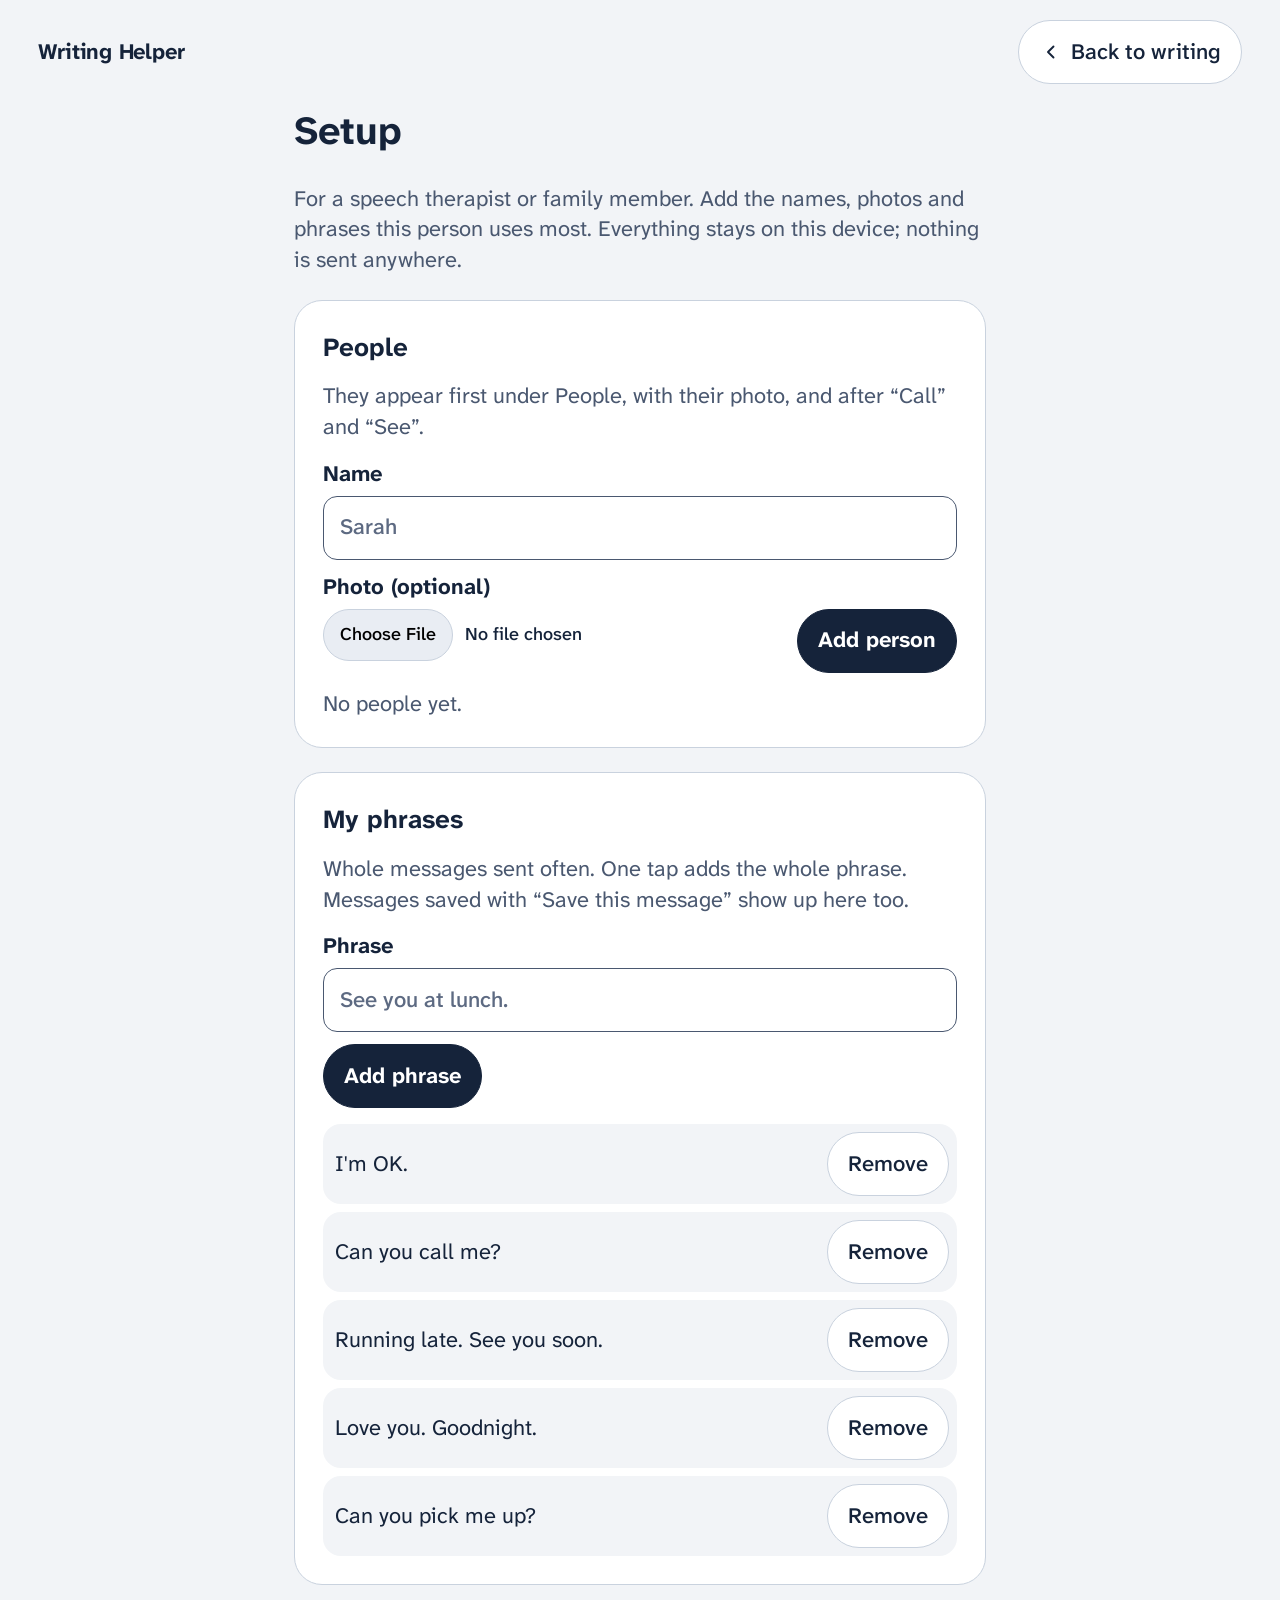
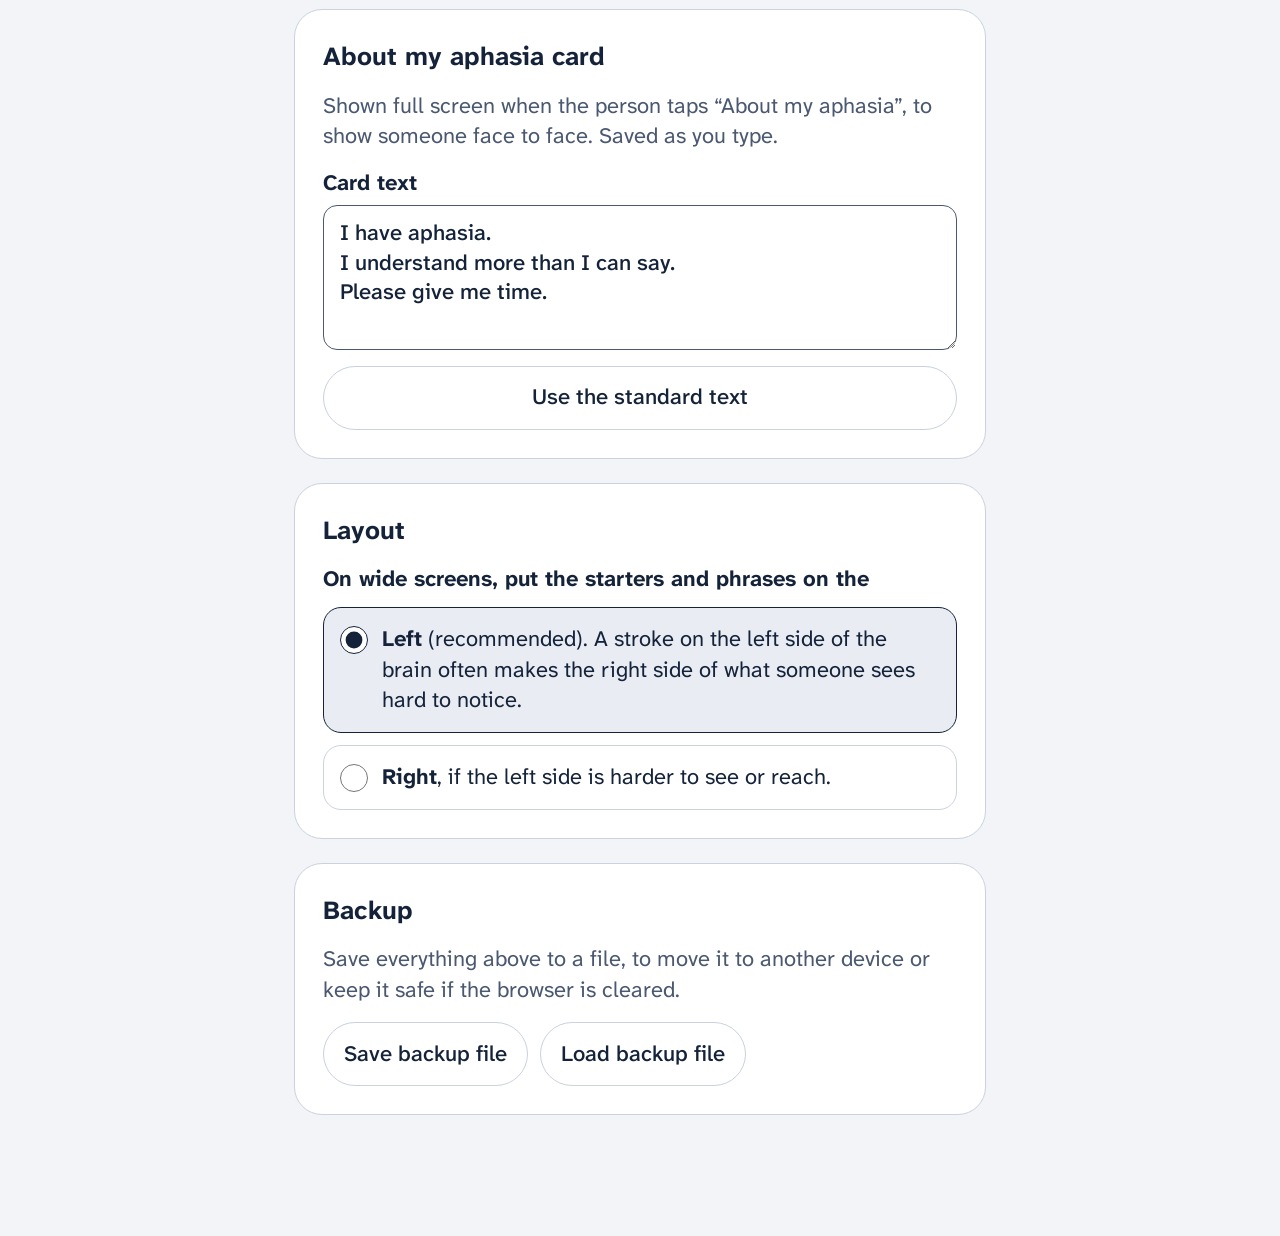
<file: setup.html>
<!doctype html>
<html lang="en">
<head>
  <meta charset="utf-8">
  <meta name="viewport" content="width=device-width, initial-scale=1">
  <title>Setup · Writing Helper</title>
  <meta name="theme-color" content="#F2F4F7">
  <link rel="preconnect" href="https://fonts.googleapis.com">
  <link rel="preconnect" href="https://fonts.gstatic.com" crossorigin>
  <link rel="stylesheet" href="https://fonts.googleapis.com/css2?family=Atkinson+Hyperlegible+Next:wght@400;500;700&display=swap">
  <link rel="stylesheet" href="css/styles.css">
  <script type="module" src="js/setup.js"></script>
</head>
<body class="setup">

  <header class="masthead">
    <p class="brand">Writing Helper</p>
    <a class="tool" href="./">
      <svg class="icon" viewBox="0 0 24 24" aria-hidden="true"><path d="M14.5 6.5 9 12l5.5 5.5"/></svg>
      Back to writing
    </a>
  </header>

  <main class="setup-main">
    <h1 class="setup-title">Setup</h1>
    <p class="setup-intro">For a speech therapist or family member. Add the names, photos and phrases this person uses most. Everything stays on this device; nothing is sent anywhere.</p>

    <!-- PEOPLE ──────────────────────────────────────────── -->
    <section class="setup-section" aria-labelledby="people-title">
      <h2 id="people-title">People</h2>
      <p class="setup-help">They appear first under People, with their photo, and after “Call” and “See”.</p>
      <form class="setup-form" id="person-form">
        <label class="field">
          <span>Name</span>
          <input type="text" id="person-name" maxlength="40" autocomplete="off" required placeholder="Sarah">
        </label>
        <label class="field">
          <span>Photo (optional)</span>
          <input type="file" id="person-photo" accept="image/*">
        </label>
        <button type="submit" class="tool tool--primary">Add person</button>
      </form>
      <ul class="setup-list" id="people-list" role="list"></ul>
    </section>

    <!-- PHRASES ─────────────────────────────────────────── -->
    <section class="setup-section" aria-labelledby="phrases-setup-title">
      <h2 id="phrases-setup-title">My phrases</h2>
      <p class="setup-help">Whole messages sent often. One tap adds the whole phrase. Messages saved with “Save this message” show up here too.</p>
      <form class="setup-form" id="phrase-form">
        <label class="field field--wide">
          <span>Phrase</span>
          <input type="text" id="phrase-text" maxlength="200" autocomplete="off" required placeholder="See you at lunch.">
        </label>
        <button type="submit" class="tool tool--primary">Add phrase</button>
      </form>
      <ul class="setup-list" id="phrases-list" role="list"></ul>
    </section>

    <!-- APHASIA CARD ────────────────────────────────────── -->
    <section class="setup-section" aria-labelledby="card-setup-title">
      <h2 id="card-setup-title">About my aphasia card</h2>
      <p class="setup-help">Shown full screen when the person taps “About my aphasia”, to show someone face to face. Saved as you type.</p>
      <label class="field field--wide">
        <span>Card text</span>
        <textarea id="card-input" rows="4" maxlength="400"></textarea>
      </label>
      <button type="button" class="tool" id="card-reset">Use the standard text</button>
    </section>

    <!-- LAYOUT ──────────────────────────────────────────── -->
    <section class="setup-section" aria-labelledby="layout-title">
      <h2 id="layout-title">Layout</h2>
      <fieldset class="choices">
        <legend>On wide screens, put the starters and phrases on the</legend>
        <label class="choice">
          <input type="radio" name="side" value="left">
          <span><strong>Left</strong> (recommended). A stroke on the left side of the brain often makes the right side of what someone sees hard to notice.</span>
        </label>
        <label class="choice">
          <input type="radio" name="side" value="right">
          <span><strong>Right</strong>, if the left side is harder to see or reach.</span>
        </label>
      </fieldset>
    </section>

    <!-- BACKUP ──────────────────────────────────────────── -->
    <section class="setup-section" aria-labelledby="backup-title">
      <h2 id="backup-title">Backup</h2>
      <p class="setup-help">Save everything above to a file, to move it to another device or keep it safe if the browser is cleared.</p>
      <div class="setup-actions">
        <button type="button" class="tool" id="export">Save backup file</button>
        <button type="button" class="tool" id="import">Load backup file</button>
        <input type="file" id="import-file" accept="application/json,.json" hidden>
      </div>
    </section>

    <p class="setup-status" id="status" role="status" aria-live="polite"></p>
  </main>
</body>
</html>
</file>
<file: css/styles.css>
/* ==========================================================================
   Writing Helper: styles
   Ink on cool paper. The type box is the one bold element, with faint
   writing-practice lines. Color appears only where it carries meaning:
   picture categories follow the Fitzgerald Key used on AAC boards.
   ========================================================================== */

/* ---------- Tokens ---------- */
:root {
  /* Base */
  --paper:        #F2F4F7;   /* page */
  --sheet:        #FFFFFF;   /* type box, buttons */
  --ink:          #15233A;   /* text, primary button */
  --ink-soft:     #4A5870;   /* secondary text (6.4:1 on paper) */
  --placeholder:  #5D6A82;   /* placeholder text (5.6:1 on white) */
  --edge:         #C9D2DE;   /* button outlines */
  --rule:         #DFE5ED;   /* writing lines in the type box */
  --well:         #E9EDF3;   /* neutral icon wells */
  --focus:        #1D5FD6;   /* caret, focus ring */

  /* Fitzgerald Key colors: a light tint (surface) plus a deep tone (marks) */
  --people-tint:   #FFF0B3;  --people-deep:   #9A7300;
  --food-tint:     #FFE1CA;  --food-deep:     #B4560E;
  --places-tint:   #E8E1FA;  --places-deep:   #6346B8;
  --feelings-tint: #DAE8FF;  --feelings-deep: #2560C4;
  --actions-tint:  #D9F0DD;  --actions-deep:  #2A7D3E;
  --social-tint:   #FCE2EC;  --social-deep:   #B13A66;

  /* Type */
  --font: "Atkinson Hyperlegible Next", "Atkinson Hyperlegible", system-ui, -apple-system, "Segoe UI", sans-serif;
  --size-ui:   1.375rem;                           /* 22px: every button */
  --size-box:  clamp(1.875rem, 1.2rem + 1.6vw, 2.5rem); /* 30–40px: the message */
  --size-meta: 1.125rem;                           /* 18px: header */

  /* Shape and space */
  --radius-box:  28px;
  --radius-tile: 18px;
  --radius-pill: 999px;
  --tap:   4rem;        /* 64px minimum target height */
  --gap:   0.75rem;     /* between buttons */
  --rail:  16rem;       /* starters and phrases rail width */

  --shadow-box: 0 1px 2px rgb(21 35 58 / 0.06), 0 24px 48px -24px rgb(21 35 58 / 0.28);
  --ease-out: cubic-bezier(0.16, 1, 0.3, 1);
}

/* ---------- Base ---------- */
*, *::before, *::after { box-sizing: border-box; }

html { -webkit-text-size-adjust: 100%; }

body {
  margin: 0;
  min-height: 100dvh;
  background: var(--paper);
  color: var(--ink);
  font-family: var(--font);
  font-size: var(--size-ui);
  line-height: 1.4;
  display: flex;
  flex-direction: column;
}

::selection { background: var(--feelings-tint); color: var(--ink); }

button, textarea { font: inherit; color: inherit; }

button {
  cursor: pointer;
  -webkit-tap-highlight-color: transparent;
}

ul[role="list"] { list-style: none; margin: 0; padding: 0; }

img { display: block; max-width: 100%; }

:focus-visible {
  outline: 3px solid var(--focus);
  outline-offset: 3px;
}

.sr-only {
  position: absolute;
  width: 1px; height: 1px;
  padding: 0; margin: -1px;
  overflow: hidden;
  clip: rect(0 0 0 0);
  white-space: nowrap;
  border: 0;
}

/* ---------- Header ---------- */
.masthead {
  display: flex;
  align-items: center;
  justify-content: space-between;
  gap: 1rem;
  padding: 1.25rem clamp(1rem, 3vw, 2.5rem);
}

.brand {
  margin: 0;
  font-weight: 700;
  font-size: var(--size-ui);
  letter-spacing: -0.01em;
}

.ai-status {
  margin: 0;
  display: inline-flex;
  align-items: center;
  gap: 0.5rem;
  font-size: var(--size-meta);
  color: var(--ink-soft);
}

.ai-dot {
  width: 0.625rem;
  height: 0.625rem;
  border-radius: 50%;
  background: var(--edge);
}
.ai-status[data-state="loading"] .ai-dot {
  background: var(--people-deep);
  animation: ai-pulse 1.6s ease-in-out infinite;
}
.ai-status[data-state="ready"] .ai-dot { background: var(--actions-deep); }
.ai-progress { font-variant-numeric: tabular-nums; min-width: 3ch; }
.ai-progress:empty { display: none; }

@keyframes ai-pulse {
  50% { opacity: 0.35; }
}

/* ---------- Stage: the layout around the type box ---------- */
.stage {
  flex: 1;
  width: 100%;
  max-width: 82rem;
  margin: 0 auto;
  padding: 0.5rem clamp(1rem, 3vw, 2.5rem) 3rem;
  display: grid;
  gap: 1.5rem;
  /* Narrow first: one column, in source order */
  grid-template-columns: minmax(0, 1fr);
  grid-template-areas:
    "compose"
    "core"
    "rail"
    "helper";
  align-content: start;
}

.compose { grid-area: compose; }
.core    { grid-area: core; }
.rail    { grid-area: rail; }
.helper  { grid-area: helper; }

/* Wide: the rail on the left, everything else in one center column.
   Nothing important sits at the right edge, where a left-side stroke
   often leaves a blind area. Setup can flip the rail to the right. */
@media (min-width: 70rem) {
  .stage {
    grid-template-columns: var(--rail) minmax(0, 1fr);
    /* The rail can be taller than the center: the last row takes the
       spare height so the center column stays packed together. */
    grid-template-rows: auto auto 1fr;
    grid-template-areas:
      "rail compose"
      "rail core"
      "rail helper";
    column-gap: clamp(1.5rem, 3vw, 3rem);
    row-gap: 1.5rem;
  }
  .rail { align-self: start; }

  [data-side="right"] .stage {
    grid-template-columns: minmax(0, 1fr) var(--rail);
    grid-template-areas:
      "compose rail"
      "core    rail"
      "helper  rail";
  }
}

.rail {
  display: grid;
  gap: 1.5rem;
  align-content: start;
}

.helper {
  display: grid;
  gap: 1rem;
  align-content: start;
}

/* ---------- Type box ---------- */
.compose {
  display: grid;
  gap: 1rem;
}

.typebox {
  --line: 1.45em;          /* one line of message text; the writing lines follow it */
  background: var(--sheet);
  border: 2px solid var(--ink);
  border-radius: var(--radius-box);
  box-shadow: var(--shadow-box);
  padding: 1.25rem 1.25rem 1rem 1.5rem;
  display: grid;
  gap: 1rem;
  transition: box-shadow 200ms var(--ease-out), border-color 200ms var(--ease-out);
}

.typebox:focus-within {
  border-color: var(--focus);
  box-shadow: var(--shadow-box), 0 0 0 4px rgb(29 95 214 / 0.18);
}

.typebox textarea {
  display: block;
  width: 100%;
  min-height: calc(var(--line) * 2);
  max-height: calc(var(--line) * 4);
  field-sizing: content;   /* grows with the message where supported */
  resize: none;
  border: 0;
  outline: none;           /* the whole box shows focus instead */
  padding: 0;
  margin: 0;
  background-color: transparent;
  font-size: var(--size-box);
  font-weight: 500;
  line-height: var(--line);
  letter-spacing: -0.005em;
  color: var(--ink);
  caret-color: var(--focus);
  /* Writing-practice lines, one under each line of text */
  background-image: linear-gradient(
    to bottom,
    transparent calc(var(--line) - 2px),
    var(--rule) calc(var(--line) - 2px),
    var(--rule) var(--line)
  );
  background-size: 100% var(--line);
  background-attachment: local;
}

.typebox textarea::placeholder {
  color: var(--placeholder);
  opacity: 1;
}

/* Toolbar: Read aloud leads; the others are quieter */
.toolbar {
  display: grid;
  grid-template-columns: repeat(2, minmax(0, 1fr));
  gap: var(--gap);
}

/* Read aloud and Send lead; Undo, Clear, Copy follow, set apart. */
@media (min-width: 40rem) {
  .toolbar { display: flex; flex-wrap: wrap; }
  .tool--send { margin-right: auto; }
}

.tool {
  min-height: var(--tap);
  display: inline-flex;
  align-items: center;
  justify-content: center;
  gap: 0.5rem;
  padding: 0 1.25rem;
  border-radius: var(--radius-pill);
  border: 1.5px solid var(--edge);
  background: var(--sheet);
  font-weight: 500;
  white-space: nowrap;
  transition: background-color 150ms var(--ease-out), border-color 150ms var(--ease-out), transform 120ms var(--ease-out);
}

.tool:hover { background: var(--well); border-color: var(--ink-soft); }

.tool--primary {
  background: var(--ink);
  border-color: var(--ink);
  color: var(--sheet);
  font-weight: 700;
}
.tool--primary:hover { background: #22324D; border-color: #22324D; }

/* Send: the step the message is for, so it's strong but doesn't compete
   with Read aloud's dark fill. */
.tool--send {
  border: 2px solid var(--ink);
  font-weight: 700;
}
.tool--send:hover { border-color: var(--ink); }

.icon {
  width: 1.5rem;
  height: 1.5rem;
  flex: none;
  fill: none;
  stroke: currentColor;
  stroke-width: 1.9;
  stroke-linecap: round;
  stroke-linejoin: round;
}

/* ---------- Suggestions ---------- */
.suggestions {
  display: grid;
  grid-template-columns: repeat(2, minmax(0, 1fr));
  gap: var(--gap);
}

@media (min-width: 40rem) {
  .suggestions { grid-template-columns: repeat(4, minmax(0, 1fr)); }
}

.suggestion {
  min-height: 4.5rem;
  padding: 0 1rem;
  border-radius: var(--radius-tile);
  border: 1.5px solid var(--edge);
  background: var(--sheet);
  font-weight: 700;
  transition: background-color 150ms var(--ease-out), border-color 150ms var(--ease-out), transform 120ms var(--ease-out);
}
.suggestion:hover { border-color: var(--ink-soft); }

/* Unused slots keep their space so the row never changes height */
.suggestion[hidden] { display: block; visibility: hidden; }

/* Quick social words, shown when the box is empty */
.suggestion--social {
  background: var(--social-tint);
  border-color: color-mix(in srgb, var(--social-deep) 35%, transparent);
}
.suggestion--social:hover { border-color: var(--social-deep); }

/* ---------- Sentence starters ---------- */
.starter-list {
  display: grid;
  grid-template-columns: repeat(2, minmax(0, 1fr));
  gap: var(--gap);
}

@media (min-width: 40rem) and (max-width: 69.99rem) {
  .starter-list { grid-template-columns: repeat(3, minmax(0, 1fr)); }
}

@media (min-width: 70rem) {
  .starter-list { grid-template-columns: 1fr; }
}

.starter {
  width: 100%;
  min-height: 4.75rem;
  display: flex;
  align-items: center;
  gap: 0.875rem;
  padding: 0.5rem 1rem 0.5rem 0.5rem;
  border-radius: var(--radius-tile);
  border: 1.5px solid var(--edge);
  background: var(--sheet);
  font-weight: 700;
  text-align: left;
  white-space: nowrap;
  transition: background-color 150ms var(--ease-out), border-color 150ms var(--ease-out), transform 120ms var(--ease-out);
}
.starter:hover { border-color: var(--ink-soft); }

.starter-icon {
  flex: none;
  width: 3.5rem;
  height: 3.5rem;
  border-radius: 14px;
  background: var(--well);
  display: grid;
  place-items: center;
}
.starter-icon img { width: 2rem; height: 2rem; }

/* ---------- Category colors ---------- */
[data-category="people"]   { --tint: var(--people-tint);   --deep: var(--people-deep); }
[data-category="food"]     { --tint: var(--food-tint);     --deep: var(--food-deep); }
[data-category="places"]   { --tint: var(--places-tint);   --deep: var(--places-deep); }
[data-category="feelings"] { --tint: var(--feelings-tint); --deep: var(--feelings-deep); }
[data-category="actions"]  { --tint: var(--actions-tint);  --deep: var(--actions-deep); }

/* ---------- Category tabs ----------
   One visible row of five above the pictures (three per row on phones):
   no sideways scrolling, nothing hidden off screen. */
.categories {
  display: grid;
  grid-template-columns: repeat(5, minmax(0, 1fr));
  gap: var(--gap);
}

.category {
  min-height: 4.75rem;
  display: flex;
  align-items: center;
  gap: 0.875rem;
  padding: 0.5rem 1.25rem 0.5rem 0.5rem;
  border-radius: var(--radius-tile);
  border: 1.5px solid var(--edge);
  background: var(--sheet);
  font-weight: 500;
  text-align: left;
  transition: background-color 150ms var(--ease-out), border-color 150ms var(--ease-out);
}
.category:hover { background: color-mix(in srgb, var(--tint) 55%, var(--sheet)); }

.category[aria-selected="true"] {
  background: var(--tint);
  border-color: var(--deep);
  font-weight: 700;
}

/* ---------- Picture grid ---------- */
.picture-grid {
  display: grid;
  grid-template-columns: repeat(2, minmax(0, 1fr));
  gap: var(--gap);
}

@media (min-width: 40rem) {
  .picture-grid { grid-template-columns: repeat(4, minmax(0, 1fr)); }
}

.picture {
  width: 100%;
  display: grid;
  gap: 0.5rem;
  padding: 0.5rem 0.5rem 0.75rem;
  border-radius: var(--radius-tile);
  border: 1.5px solid var(--edge);
  background: var(--sheet);
  font-weight: 700;
  transition: border-color 150ms var(--ease-out), transform 120ms var(--ease-out);
}
.picture:hover { border-color: var(--deep); }

.word { line-height: 1.2; }

/* Picture slot. Shows a placeholder mark until an <img> is put inside. */
.pic {
  position: relative;
  display: grid;
  place-items: center;
  aspect-ratio: 16 / 10;
  border-radius: 12px;
  background: color-mix(in srgb, var(--tint, var(--well)) 70%, var(--sheet));
  overflow: hidden;
}

.pic--small {
  flex: none;
  width: 3.5rem;
  height: 3.5rem;
  aspect-ratio: auto;
  border-radius: 14px;
}

.pic img { width: 100%; height: 100%; object-fit: contain; }

.pic::before {
  content: "";
  width: 2.25rem;
  height: 2.25rem;
  background: var(--deep, var(--ink-soft));
  opacity: 0.5;
  -webkit-mask: var(--placeholder-mark) center / contain no-repeat;
          mask: var(--placeholder-mark) center / contain no-repeat;
}
.pic--small::before { width: 1.75rem; height: 1.75rem; }
.pic:has(img)::before { display: none; }

:root {
  --placeholder-mark: url("data:image/svg+xml,%3Csvg xmlns='http://www.w3.org/2000/svg' viewBox='0 0 24 24' fill='none' stroke='black' stroke-width='1.7' stroke-linecap='round' stroke-linejoin='round'%3E%3Crect x='3' y='4' width='18' height='16' rx='3'/%3E%3Ccircle cx='9' cy='10' r='2'/%3E%3Cpath d='m21 16-5-5-9 9'/%3E%3C/svg%3E");
}

/* ---------- Phones ----------
   Read aloud gets its own row; the smaller buttons put the picture above
   the word so the words never wrap. Kept after the base rules so it wins. */
@media (max-width: 39.99rem) {
  /* Read aloud and Send share the first row; Undo, Clear, Copy the second. */
  .toolbar { grid-template-columns: repeat(6, minmax(0, 1fr)); }
  .toolbar .tool { grid-column: span 2; }
  .toolbar .tool--primary, .toolbar .tool--send { grid-column: span 3; }
  .toolbar .tool {
    flex-direction: column;
    gap: 0.125rem;
    min-height: 4.75rem;
    padding: 0.5rem 0.25rem;
    white-space: normal;           /* "Not copied" wraps instead of spilling out */
    text-align: center;
    line-height: 1.1;
  }

  .starter, .category {
    flex-direction: column;
    justify-content: center;
    gap: 0.375rem;
    padding: 0.625rem 0.25rem;
    text-align: center;
  }
  .starter-icon, .pic--small { width: 3rem; height: 3rem; border-radius: 12px; }
  .starter-icon img { width: 1.75rem; height: 1.75rem; }

  .categories { grid-template-columns: repeat(3, minmax(0, 1fr)); }

  /* Header: brand, AI dot + percentage, Setup on one line. The words
     "AI loading" / "AI ready" stay available to screen readers. */
  .brand { white-space: nowrap; }
  #ai-label {
    position: absolute;
    width: 1px; height: 1px;
    overflow: hidden;
    clip: rect(0 0 0 0);
    white-space: nowrap;
  }
}

/* Below the wide layout the tabs are narrower: picture above word. */
@media (max-width: 69.99rem) {
  .category {
    flex-direction: column;
    justify-content: center;
    gap: 0.375rem;
    padding: 0.625rem 0.25rem;
    text-align: center;
  }
}

/* ---------- Header end: AI status + Setup ---------- */
.masthead-end {
  display: flex;
  align-items: center;
  gap: 1.25rem;
}

.setup-link {
  min-height: 3rem;
  display: inline-flex;
  align-items: center;
  padding: 0 0.25rem;
  font-size: var(--size-meta);
  color: var(--ink-soft);
  text-underline-offset: 0.2em;
}
.setup-link:hover { color: var(--ink); }

/* ---------- Core words ----------
   Fixed positions, colored by the Fitzgerald Key: people and pronouns
   yellow, actions green, describing words blue. */
.core-grid {
  display: grid;
  grid-template-columns: repeat(4, minmax(0, 1fr));
  gap: 0.5rem;
}

@media (min-width: 40rem) {
  .core-grid { grid-template-columns: repeat(6, minmax(0, 1fr)); }
}

.core-word {
  width: 100%;
  min-height: var(--tap);
  padding: 0 0.5rem;
  border-radius: 14px;
  border: 1.5px solid color-mix(in srgb, var(--deep) 40%, transparent);
  background: var(--tint);
  font-weight: 700;
  transition: border-color 150ms var(--ease-out), transform 120ms var(--ease-out);
}
.core-word:hover { border-color: var(--deep); }

.core-word[data-type="pronoun"]    { --tint: var(--people-tint);   --deep: var(--people-deep); }
.core-word[data-type="action"]     { --tint: var(--actions-tint);  --deep: var(--actions-deep); }
.core-word[data-type="describing"] { --tint: var(--feelings-tint); --deep: var(--feelings-deep); }

/* ---------- Rail: titles, phrases, aphasia card ---------- */
.phrases {
  display: grid;
  gap: var(--gap);
}

.rail-title {
  margin: 0.25rem 0 0;
  font-size: var(--size-meta);
  font-weight: 700;
  color: var(--ink-soft);
}

.phrase-list {
  display: grid;
  gap: var(--gap);
}

@media (min-width: 40rem) and (max-width: 69.99rem) {
  .phrase-list { grid-template-columns: repeat(2, minmax(0, 1fr)); }
}

.phrase {
  width: 100%;
  min-height: var(--tap);
  padding: 0.75rem 1rem;
  border-radius: var(--radius-tile);
  border: 1.5px solid var(--edge);
  background: var(--sheet);
  font-weight: 500;
  line-height: 1.25;
  text-align: left;
  transition: border-color 150ms var(--ease-out), transform 120ms var(--ease-out);
}
.phrase:hover { border-color: var(--ink-soft); }

.phrase-save, .card-button {
  min-height: var(--tap);
  display: flex;
  align-items: center;
  gap: 0.625rem;
  padding: 0 1rem;
  border-radius: var(--radius-tile);
  font-weight: 700;
  text-align: left;
}

.phrase-save {
  border: 1.5px dashed var(--ink-soft);
  background: transparent;
}
.phrase-save:hover { background: var(--well); }
.phrase-save[aria-disabled="true"] { opacity: 0.45; cursor: default; }
.phrase-save[aria-disabled="true"]:hover { background: transparent; }
.phrase-save.is-done { border-style: solid; border-color: var(--actions-deep); background: var(--actions-tint); }

.card-button {
  border: 1.5px solid var(--social-deep);
  background: var(--social-tint);
}

/* ---------- Dialogs: aphasia card, Send ---------- */
.sheet {
  width: min(44rem, calc(100vw - 2rem));
  max-height: calc(100dvh - 2rem);
  padding: clamp(1.25rem, 4vw, 2.5rem);
  border: 2px solid var(--ink);
  border-radius: var(--radius-box);
  background: var(--sheet);
  color: var(--ink);
  box-shadow: var(--shadow-box);
}
.sheet::backdrop { background: rgb(21 35 58 / 0.55); }

.sheet-title {
  margin: 0 0 1.25rem;
  font-size: var(--size-box);
}

.sheet-actions {
  display: flex;
  flex-wrap: wrap;
  gap: var(--gap);
  margin-top: 1.5rem;
}

/* The aphasia card is meant to be held up and read by someone else. */
.card-sheet { width: min(56rem, calc(100vw - 2rem)); }
.card-text {
  margin: 0;
  font-size: clamp(2rem, 1.2rem + 3vw, 3.25rem);
  font-weight: 700;
  line-height: 1.25;
  white-space: pre-line;
}

.send-options {
  display: grid;
  gap: var(--gap);
}
.send-options .tool {
  justify-content: flex-start;
  border-radius: var(--radius-tile);
  color: var(--ink);
  text-decoration: none;
}

/* ---------- Setup page ---------- */
.setup .masthead .tool { text-decoration: none; color: var(--ink); }

.setup-main {
  width: 100%;
  max-width: 48rem;
  margin: 0 auto;
  padding: 0 clamp(1rem, 3vw, 2.5rem) 4rem;
  display: grid;
  gap: 1.5rem;
}

.setup-title { margin: 0; font-size: var(--size-box); }
.setup-intro, .setup-help { margin: 0; color: var(--ink-soft); }

.setup-section {
  display: grid;
  gap: 1rem;
  padding: clamp(1.25rem, 3vw, 1.75rem);
  border-radius: var(--radius-box);
  border: 1.5px solid var(--edge);
  background: var(--sheet);
}
.setup-section h2 { margin: 0; font-size: 1.625rem; }

.setup-form {
  display: flex;
  flex-wrap: wrap;
  align-items: flex-end;
  gap: var(--gap);
}

.field {
  display: grid;
  gap: 0.375rem;
  flex: 1 1 14rem;
  font-weight: 700;
}
.field--wide { flex-basis: 100%; }

.field input[type="text"], .field textarea {
  width: 100%;
  min-height: var(--tap);
  padding: 0.75rem 1rem;
  border-radius: 14px;
  border: 1.5px solid var(--ink-soft);
  background: var(--sheet);
  font: inherit;
  font-weight: 500;
  color: var(--ink);
}
.field textarea { resize: vertical; line-height: 1.35; }
.field input::placeholder { color: var(--placeholder); opacity: 1; }
.field input[type="file"] { min-height: var(--tap); font: inherit; font-size: var(--size-meta); font-weight: 500; }
.field input[type="file"]::file-selector-button {
  min-height: 3.25rem;
  margin-right: 0.75rem;
  padding: 0 1rem;
  border-radius: var(--radius-pill);
  border: 1.5px solid var(--edge);
  background: var(--well);
  font: inherit;
  cursor: pointer;
}

.setup-list { display: grid; gap: 0.5rem; }

.setup-item {
  display: flex;
  align-items: center;
  gap: 0.875rem;
  padding: 0.5rem 0.5rem 0.5rem 0.75rem;
  border-radius: var(--radius-tile);
  background: var(--paper);
}
.setup-item-text { flex: 1; min-width: 0; overflow-wrap: anywhere; }
.setup-thumb {
  flex: none;
  width: 3.5rem;
  height: 3.5rem;
  border-radius: 12px;
  overflow: hidden;
  display: grid;
  place-items: center;
  background: var(--people-tint);
  color: var(--people-deep);
  font-weight: 700;
}
.setup-thumb img { width: 100%; height: 100%; object-fit: cover; }
.setup-empty { color: var(--ink-soft); }

.choices { margin: 0; padding: 0; border: 0; display: grid; gap: var(--gap); }
.choices legend { padding: 0; margin-bottom: 0.75rem; font-weight: 700; }
.choice {
  display: flex;
  align-items: flex-start;
  gap: 0.875rem;
  padding: 1rem;
  border-radius: var(--radius-tile);
  border: 1.5px solid var(--edge);
  cursor: pointer;
}
.choice:has(input:checked) { border-color: var(--ink); background: var(--well); }
.choice input { flex: none; width: 1.75rem; height: 1.75rem; margin: 0.125rem 0 0; accent-color: var(--ink); }

.setup-actions { display: flex; flex-wrap: wrap; gap: var(--gap); }
.setup-status { margin: 0; min-height: 1.5em; font-weight: 700; }

/* ---------- Press feedback (shared) ---------- */
.tool:active, .suggestion:active, .starter:active, .picture:active,
.core-word:active, .phrase:active, .phrase-save:active, .card-button:active {
  transform: scale(0.97);
}

/* Tools with nothing to act on (empty box, nothing to undo). aria-disabled
   keeps them focusable, so keyboard focus isn't lost after Clear. */
.tool[aria-disabled="true"] {
  cursor: default;
  opacity: 0.45;
}
.tool[aria-disabled="true"]:hover { background: var(--sheet); border-color: var(--edge); }
.tool--primary[aria-disabled="true"]:hover { background: var(--ink); border-color: var(--ink); }
.tool[aria-disabled="true"]:active { transform: none; }

/* Icon swaps: Read aloud ↔ Stop, Copy ↔ Copied */
.icon--stop, .icon--done { display: none; }
#read-aloud.is-active .icon--speak { display: none; }
#read-aloud.is-active .icon--stop  { display: block; fill: currentColor; }
#copy.is-done .icon--copy { display: none; }
#copy.is-done .icon--done { display: block; }

/* Copied: a calm confirmation in the actions green */
#copy.is-done {
  border-color: var(--actions-deep);
  background: var(--actions-tint);
}

/* Windows high-contrast and other forced-color modes: colors are replaced,
   so selection and confirmation need outlines the system will keep. */
@media (forced-colors: active) {
  .category[aria-selected="true"] { border: 3px solid Highlight; }
  #copy.is-done, .phrase-save.is-done { border: 3px solid Highlight; }
  .core-word, .card-button { border: 2px solid ButtonText; }
  .typebox:focus-within { outline: 3px solid Highlight; }
  .pic::before { background: CanvasText; }
}

/* ---------- Load error ---------- */
.load-error {
  grid-column: 1 / -1;
  margin: 0;
  padding: 1rem 1.25rem;
  border-radius: var(--radius-tile);
  background: var(--sheet);
  border: 1.5px solid var(--food-deep);
}
.load-error code { font-size: 0.85em; }

/* ---------- Page-load reveal ----------
   One orchestrated moment, after Magic UI's Blur Fade: the type box arrives
   first, the rail slides in from its side, the pictures follow. */
@keyframes blur-in {
  from { opacity: 0; filter: blur(6px); transform: translate(var(--from-x, 0), var(--from-y, 8px)); }
  to   { opacity: 1; filter: blur(0);   transform: none; }
}

.reveal {
  animation: blur-in 700ms var(--ease-out) var(--d, 0ms) both;
}

@media (min-width: 70rem) {
  .reveal--from-side { --from-x: -12px; --from-y: 0; }
  [data-side="right"] .reveal--from-side { --from-x: 12px; }
}

@media (prefers-reduced-motion: reduce) {
  .reveal, .ai-dot { animation: none !important; }
  *, *::before, *::after { transition-duration: 0.01ms !important; }
}
</file>
